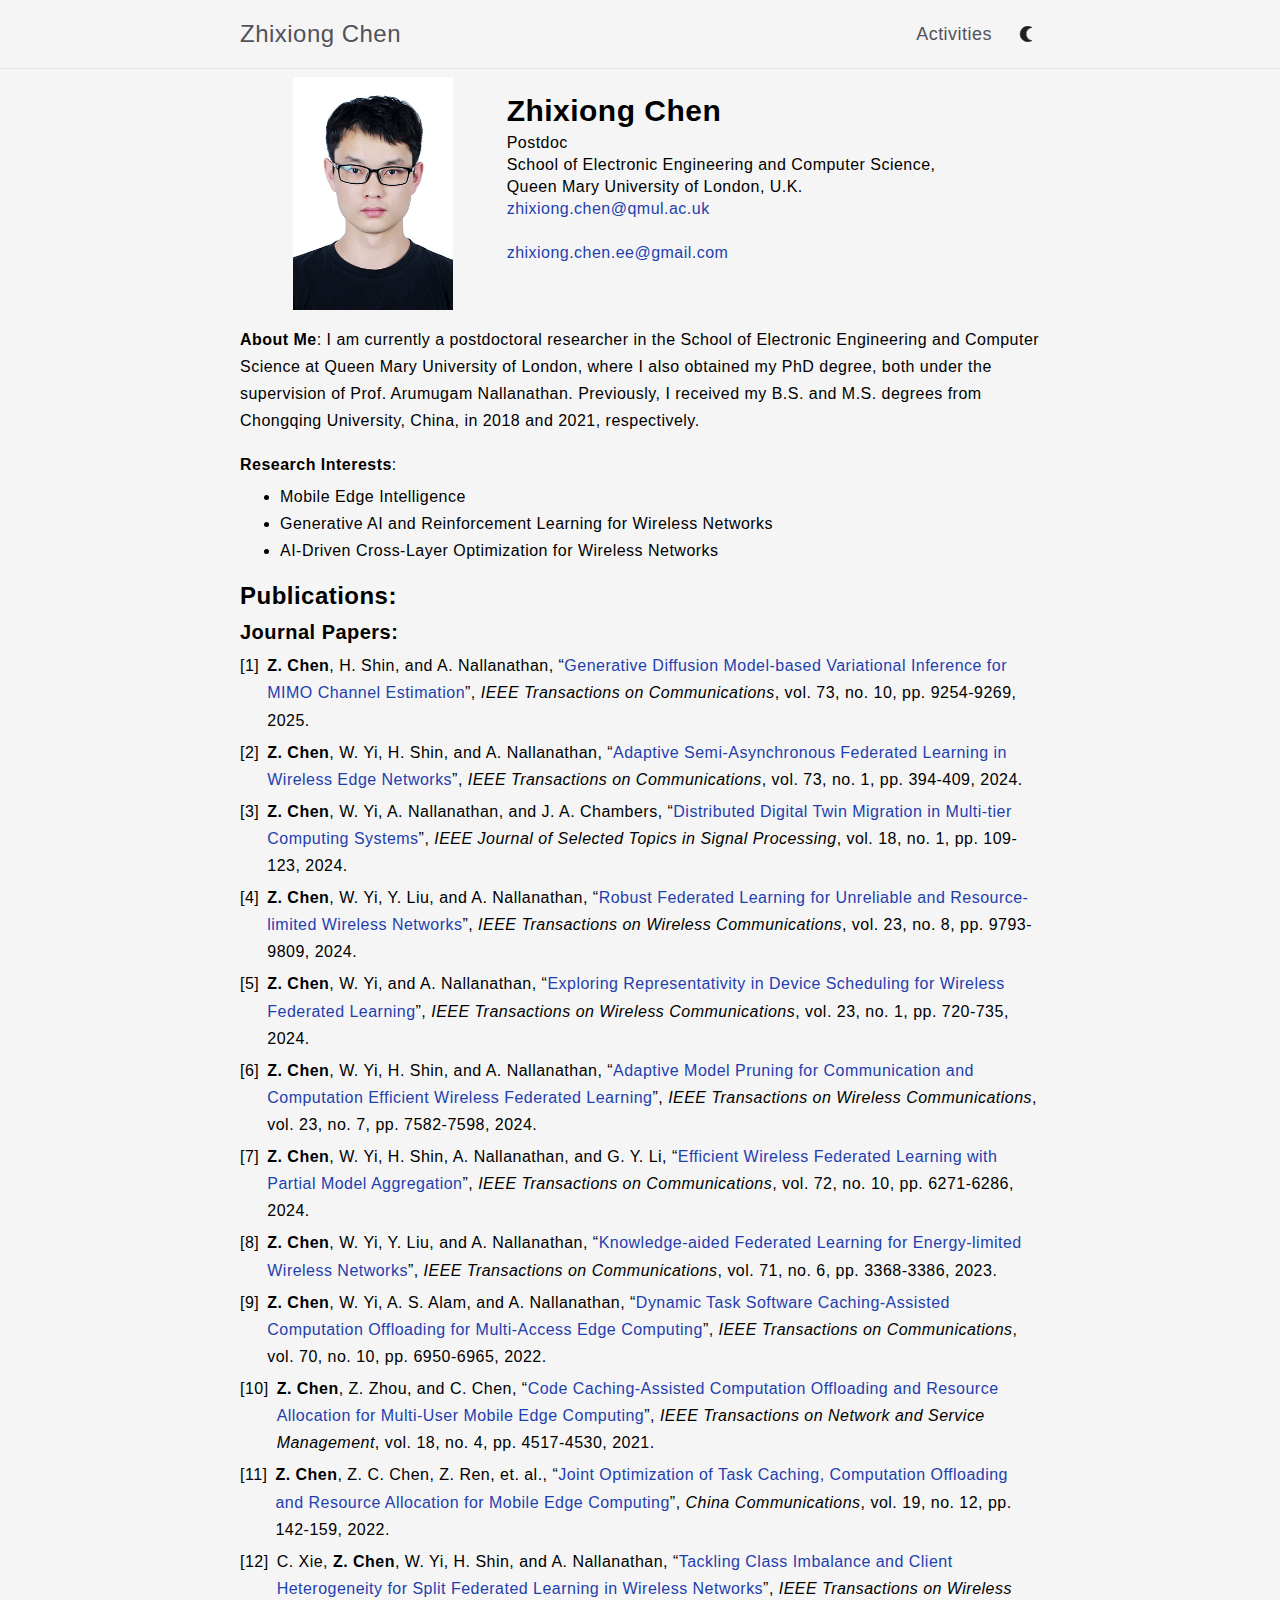
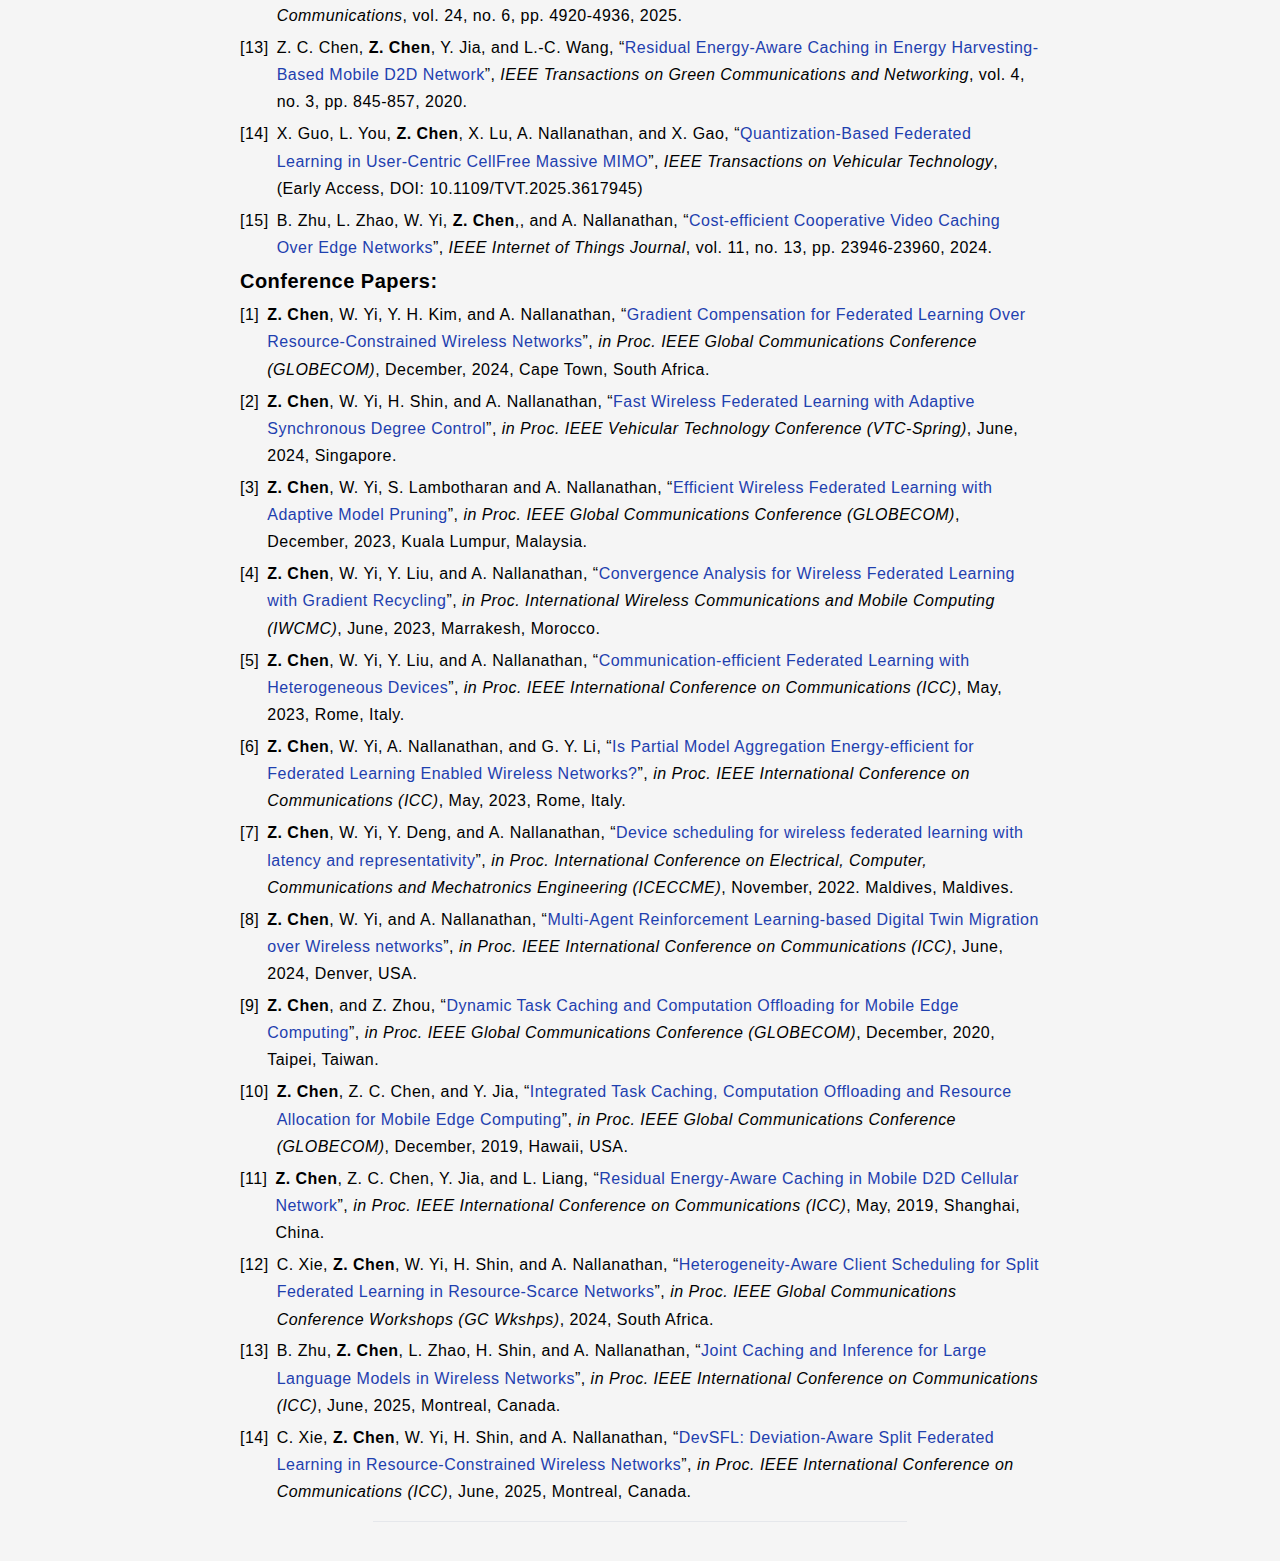
<file: index.html>
<!DOCTYPE html>
<html lang="en-us">
  <head>
	<meta name="generator" content="Hugo 0.99.0" />
    <meta charset="utf-8">
<meta name="viewport" content="width=device-width,initial-scale=1.0,minimum-scale=1"><title>Zhixiong Chen</title>
<meta property="og:title" content="Zhixiong Chen">
<meta property="og:type" content="website">


<meta property="og:image" content="img/main.jpg">

<meta property="og:url" content="https://zhixiongchen.github.io/"><meta property="og:description" content="The homepage of Astatine. This website is a demo the of the Hugo theme Astatine.">
<meta name="Description" property="description" content="The homepage of Astatine. This website is a demo the of the Hugo theme Astatine.">






<link rel="stylesheet" href="https://zhixiongchen.github.io/css/style.min.css">

<link rel="apple-touch-icon" sizes="180x180" href="/apple-touch-icon.png">
<link rel="icon" type="image/svg+xml" href="/favicon.svg">
<link rel="icon" type="image/png" sizes="32x32" href="/favicon-32x32.png">
<link rel="icon" type="image/png" sizes="16x16" href="/favicon-16x16.png">
<link rel="manifest" href="/site.webmanifest">
<link href="https://zhixiongchen.github.io/index.xml" type="application/atom+xml" rel="alternate" title="Sitewide Atom feed" />
<meta name="theme-color" content="#ffffff">


<script>function updateMode(){localStorage.theme==="dark"||!("theme"in localStorage)&&window.matchMedia("(prefers-color-scheme: dark)").matches?document.documentElement.classList.add("dark"):document.documentElement.classList.remove("dark")}function toggleMode(){localStorage.theme==="dark"?localStorage.theme="light":localStorage.theme="dark",updateMode()}window.onload=updateMode();function toggleMenu(){let e=document.getElementById("navbar-default");e.classList.contains("hidden")?e.classList.remove("hidden"):e.classList.add("hidden")}</script>



  </head>
  <body>
    <header class="md:px-0 px-2 border-b">
        <nav >
  <div class="container flex flex-wrap justify-between items-center mx-auto">
    <div class="nav-main my-2.5">
      <a href="https://zhixiongchen.github.io/" class="nav-title py-2.5 text-2xl
               text-zinc-600 dark:text-zinc-300 hover:border-b-0">Zhixiong Chen</a>
    </div>
    <button type="button"
            onclick="toggleMenu()"
            class="inline-flex items-center p-2 ml-3
                  text-sm text-gray-500
                  rounded-lg md:hidden hover:bg-gray-100
                  focus:outline-none focus:ring-2
                  focus:ring-gray-200 dark:text-gray-400
                  dark:hover:bg-gray-700 dark:focus:ring-gray-600"
            aria-controls="navbar-default"
            aria-expanded="false">
        <span class="sr-only">Open main menu</span>
        <svg class="w-6 h-6" aria-hidden="true" fill="currentColor"
             viewBox="0 0 20 20" xmlns="http://www.w3.org/2000/svg">
          <path fill-rule="evenodd" d="M3 5a1 1 0 011-1h12a1 1 0 110 2H4a1 1
                           0 01-1-1zM3 10a1 1 0 011-1h12a1 1 0 110 2H4a1 1 0
                           01-1-1zM3 15a1 1 0 011-1h12a1 1 0 110 2H4a1 1 0
                           01-1-1z" clip-rule="evenodd"></path>
        </svg>
    </button>
    <div class="hidden w-full md:block md:w-auto" id="navbar-default">
      <ul class="grid md:grid-flow-col items-center justify-between text-lg
                 my-2.5 grid-cols-1 pl-0 text-center">
        
        <li class="p-2.5 md:first:pl-0 md:border-none border-b dark:border-zinc-500 list-none">
          <a class="text-zinc-600 dark:text-zinc-300
                    hover:border-b-0" href="/activities/">Activities</a>
        </li>
        
        <li class="h-7 pl-2.5 pr-0 list-none">
          <button type="button" onclick="toggleMode()" class="h-full"  aria-label="Toggle between dark and light mode">
            <img class="h-7 w-7 max-h-full mb-1.5 p-1.5 hidden dark:inline"
                 id="ligh-mode-button-img"
                 alt="A sun icon for switching to light mode"
                 src="https://zhixiongchen.github.io/img/light_mode.svg">
            <img class="h-7 w-7 max-h-full mb-1.5 p-1.5 inline dark:hidden"
                 id="dark-mode-button-img"
                 alt="A moon icon for switching to dark mode"
                 src="https://zhixiongchen.github.io/img/dark_mode.svg">
          </button>
        </li>
      </ul>
    </div>
  </div>
</nav>


    </header>
    <main class="content h-card container mt-2 m-auto
                 leading-loose md:px-0 px-2 z-0"
          role="main">
    
    <div class="flex-wrap justify-start head container grid sm:grid-cols-3"
     itemscope itemtype="http://schema.org/Person">
    <div class="col-span-1 picture ml-0 mr-0 p-0 max-w-[20%] mx-auto basis-5 grow shrink"
         itemscope itemtype="http://schema.org/ImageObject">
        <picture>
            
            <source srcset="img/ZhixiongChen.jpg"
                    >
            <img class="main-image u-photo mx-auto"
            itemprop="contentUrl" alt="Profile picture"
                 src="img/ZhixiongChen.jpg" width="60%" height="auto">
        </picture>
    </div>

    <div class="col-span-2 mx-0 ml-0 basis-60 grow shrink-2 leading-snug text-base">
        <a  class="u-url font-bold" rel="me" itemprop="url" href="https://zhixiongchen.github.io/">
            <h1 class="text-black dark:text-zinc-300 p-name border-0"
                itemprop="name">Zhixiong Chen
            </h1>
        </a>
        
        <h2 itemprop="jobTitle" class="text-xl my-0 border-none"></h2>
            
            <div itemprop="address" itemscope itemtype="http://schema.org/PostalAddress">
            <span itemprop="streetAddress">
                Postdoc
                <br>
                School of Electronic Engineering and Computer Science,
            </span>
            <br>
            <span itemprop="postalCode">Queen Mary University of London, U.K.</span>
            
            <br>
            
            <a href="mailto:zhixiong.chen@qmul.ac.uk">zhixiong.chen@qmul.ac.uk</a>
            
            <br>
			<br>
			<a href="mailto:zhixiong.chen.ee@gmail.com">zhixiong.chen.ee@gmail.com</a>
			<br>
            </div>
            
        <div class="flex flex-row ... gap-0.5">
            
            
            
            

        </div>

    </div>
</div>


    <h1 id="heading"></h1>
<p><strong>About Me</strong>:
I am currently a postdoctoral researcher in the School of Electronic Engineering and Computer Science at Queen Mary University of London, where I also obtained my PhD degree, both under the supervision of Prof. Arumugam Nallanathan. Previously, I received my B.S. and M.S. degrees from Chongqing University, China, in 2018 and 2021, respectively.</p>
<h1 id="heading-1"></h1>
<p><strong>Research Interests</strong>:</p>
<ul>
<li>Mobile Edge Intelligence</li>
<li>Generative AI and Reinforcement Learning for Wireless Networks</li>
<li>AI-Driven Cross-Layer Optimization for Wireless Networks</li>
</ul>
<h1 id="heading-2"></h1>
<h2 id="publications">Publications:</h2>
<h3 id="journal-papers">Journal Papers:</h3>
<ol class="pub-list">
<li>
<p><strong>Z. Chen</strong>, H. Shin, and A. Nallanathan, “<a href="https://ieeexplore.ieee.org/document/10946972">Generative Diffusion Model-based Variational Inference for MIMO Channel Estimation</a>”,  <em>IEEE Transactions on Communications</em>, vol. 73, no. 10, pp. 9254-9269, 2025.</p>
</li>
<li>
<p><strong>Z. Chen</strong>, W. Yi, H. Shin, and A. Nallanathan, “<a href="https://ieeexplore.ieee.org/document/10589673">Adaptive Semi-Asynchronous Federated Learning in Wireless Edge Networks</a>”, <em>IEEE Transactions on Communications</em>, vol. 73, no. 1, pp. 394-409, 2024.</p>
</li>
<li>
<p><strong>Z. Chen</strong>, W. Yi, A. Nallanathan, and J. A. Chambers, “<a href="https://ieeexplore.ieee.org/document/10415196">Distributed Digital Twin Migration in Multi-tier Computing Systems</a>”, <em>IEEE Journal of Selected Topics in Signal Processing</em>, vol. 18, no. 1, pp. 109-123, 2024.</p>
</li>
<li>
<p><strong>Z. Chen</strong>, W. Yi, Y. Liu, and A. Nallanathan, “<a href="https://ieeexplore.ieee.org/document/10444714">Robust Federated Learning for Unreliable and Resource-limited Wireless Networks</a>”, <em>IEEE Transactions on Wireless Communications</em>, vol. 23, no. 8, pp. 9793-9809, 2024.</p>
</li>
<li>
<p><strong>Z. Chen</strong>, W. Yi, and A. Nallanathan, “<a href="https://ieeexplore.ieee.org/document/10145043">Exploring Representativity in Device Scheduling for Wireless Federated Learning</a>”, <em>IEEE Transactions on Wireless Communications</em>, vol. 23, no. 1, pp. 720-735, 2024.</p>
</li>
<li>
<p><strong>Z. Chen</strong>, W. Yi, H. Shin, and A. Nallanathan, “<a href="https://ieeexplore.ieee.org/document/10367814">Adaptive Model Pruning for Communication and Computation Efficient Wireless Federated Learning</a>”, <em>IEEE Transactions on Wireless Communications</em>, vol. 23, no. 7, pp. 7582-7598, 2024.</p>
</li>
<li>
<p><strong>Z. Chen</strong>, W. Yi, H. Shin, A. Nallanathan, and G. Y. Li, “<a href="https://ieeexplore.ieee.org/document/10518048">Efficient Wireless Federated Learning with Partial Model Aggregation</a>”, <em>IEEE Transactions on Communications</em>, vol. 72, no. 10, pp. 6271-6286, 2024.</p>
</li>
<li>
<p><strong>Z. Chen</strong>, W. Yi, Y. Liu, and A. Nallanathan, “<a href="https://ieeexplore.ieee.org/document/10089235">Knowledge-aided Federated Learning for Energy-limited Wireless Networks</a>”, <em>IEEE Transactions on Communications</em>, vol. 71, no. 6, pp. 3368-3386, 2023.</p>
</li>
<li>
<p><strong>Z. Chen</strong>, W. Yi, A. S. Alam, and A. Nallanathan, “<a href="https://ieeexplore.ieee.org/document/9862981">Dynamic Task Software Caching-Assisted Computation Offloading for Multi-Access Edge Computing</a>”, <em>IEEE Transactions on Communications</em>, vol. 70, no. 10, pp. 6950-6965, 2022.</p>
</li>
<li>
<p><strong>Z. Chen</strong>, Z. Zhou, and C. Chen, “<a href="https://ieeexplore.ieee.org/abstract/document/9509427">Code Caching-Assisted Computation Offloading and Resource Allocation for Multi-User Mobile Edge Computing</a>”, <em>IEEE Transactions on Network and Service Management</em>, vol. 18, no. 4, pp. 4517-4530, 2021.</p>
</li>
<li>
<p><strong>Z. Chen</strong>, Z. C. Chen, Z. Ren, et. al., “<a href="https://ieeexplore.ieee.org/abstract/document/9772457">Joint Optimization of Task Caching, Computation Offloading and Resource Allocation for Mobile Edge Computing</a>”, <em>China Communications</em>, vol. 19, no. 12, pp. 142-159, 2022.</p>
</li>
<li>
<p>C. Xie, <strong>Z. Chen</strong>, W. Yi, H. Shin, and A. Nallanathan, “<a href="https://ieeexplore.ieee.org/document/10910050">Tackling Class Imbalance and Client Heterogeneity for Split Federated Learning in Wireless Networks</a>”, <em>IEEE Transactions on Wireless Communications</em>, vol. 24, no. 6, pp. 4920-4936, 2025.</p>
</li>
<li>
<p>Z. C. Chen, <strong>Z. Chen</strong>, Y. Jia, and L.-C. Wang, “<a href="https://ieeexplore.ieee.org/abstract/document/9090898">Residual Energy-Aware Caching in Energy Harvesting-Based Mobile D2D Network</a>”, <em>IEEE Transactions on Green Communications and Networking</em>, vol. 4, no. 3, pp. 845-857, 2020.</p>
</li>
<li>
<p>X. Guo, L. You, <strong>Z. Chen</strong>, X. Lu, A. Nallanathan, and X. Gao, “<a href="https://ieeexplore.ieee.org/document/11192777">Quantization-Based Federated Learning in User-Centric CellFree Massive MIMO</a>”, <em>IEEE Transactions on Vehicular Technology</em>, (Early Access, DOI: 10.1109/TVT.2025.3617945)</p>
</li>
<li>
<p>B. Zhu, L. Zhao, W. Yi, <strong>Z. Chen</strong>,, and A. Nallanathan, “<a href="https://ieeexplore.ieee.org/document/10498083">Cost-efficient Cooperative Video Caching Over Edge Networks</a>”, <em>IEEE Internet of Things Journal</em>, vol. 11, no. 13, pp. 23946-23960, 2024.</p>
</li>
</ol>
<h3 id="conference-papers">Conference Papers:</h3>
<ol class="pub-list">
<li>
<p><strong>Z. Chen</strong>, W. Yi, Y. H. Kim, and A. Nallanathan, “<a href="https://ieeexplore.ieee.org/document/10901363">Gradient Compensation for Federated Learning Over Resource-Constrained Wireless Networks</a>”, <em>in Proc. IEEE Global Communications Conference (GLOBECOM)</em>, December, 2024, Cape Town, South Africa.</p>
</li>
<li>
<p><strong>Z. Chen</strong>, W. Yi, H. Shin, and A. Nallanathan, “<a href="https://ieeexplore.ieee.org/document/10683331">Fast Wireless Federated Learning with Adaptive Synchronous Degree Control</a>”, <em>in Proc. IEEE Vehicular Technology Conference (VTC-Spring)</em>, June, 2024, Singapore.</p>
</li>
<li>
<p><strong>Z. Chen</strong>, W. Yi, S. Lambotharan and A. Nallanathan, “<a href="https://ieeexplore.ieee.org/document/10437211">Efficient Wireless Federated Learning with Adaptive Model Pruning</a>”, <em>in Proc. IEEE Global Communications Conference (GLOBECOM)</em>, December, 2023, Kuala Lumpur, Malaysia.</p>
</li>
<li>
<p><strong>Z. Chen</strong>, W. Yi, Y. Liu, and A. Nallanathan, “<a href="https://ieeexplore.ieee.org/document/10183093">Convergence Analysis for Wireless Federated Learning with Gradient Recycling</a>”, <em>in Proc. International Wireless Communications and Mobile Computing (IWCMC)</em>, June, 2023, Marrakesh, Morocco.</p>
</li>
<li>
<p><strong>Z. Chen</strong>, W. Yi, Y. Liu, and A. Nallanathan, “<a href="https://ieeexplore.ieee.org/document/10279442">Communication-efficient Federated Learning with Heterogeneous Devices</a>”, <em>in Proc. IEEE International Conference on Communications (ICC)</em>, May, 2023, Rome, Italy.</p>
</li>
<li>
<p><strong>Z. Chen</strong>, W. Yi, A. Nallanathan, and G. Y. Li, “<a href="https://ieeexplore.ieee.org/document/10279597">Is Partial Model Aggregation Energy-efficient for Federated Learning Enabled Wireless Networks?</a>”, <em>in Proc. IEEE International Conference on Communications (ICC)</em>, May, 2023, Rome, Italy.</p>
</li>
<li>
<p><strong>Z. Chen</strong>, W. Yi, Y. Deng, and A. Nallanathan, “<a href="https://ieeexplore.ieee.org/document/9988590">Device scheduling for wireless federated learning with latency and representativity</a>”, <em>in Proc. International Conference on Electrical, Computer, Communications and Mechatronics Engineering (ICECCME)</em>, November, 2022. Maldives, Maldives.</p>
</li>
<li>
<p><strong>Z. Chen</strong>, W. Yi, and A. Nallanathan, “<a href="https://ieeexplore.ieee.org/abstract/document/10622790">Multi-Agent Reinforcement Learning-based Digital Twin Migration over Wireless networks</a>”, <em>in Proc. IEEE International Conference on Communications (ICC)</em>, June, 2024, Denver, USA.</p>
</li>
<li>
<p><strong>Z. Chen</strong>, and Z. Zhou, “<a href="https://ieeexplore.ieee.org/document/9322644">Dynamic Task Caching and Computation Offloading for Mobile Edge Computing</a>”, <em>in Proc. IEEE Global Communications Conference (GLOBECOM)</em>, December, 2020, Taipei, Taiwan.</p>
</li>
<li>
<p><strong>Z. Chen</strong>, Z. C. Chen, and Y. Jia,  “<a href="https://ieeexplore.ieee.org/document/9013927">Integrated Task Caching, Computation Offloading and Resource Allocation for Mobile Edge Computing</a>”, <em>in Proc. IEEE Global Communications Conference (GLOBECOM)</em>, December, 2019, Hawaii, USA.</p>
</li>
<li>
<p><strong>Z. Chen</strong>, Z. C. Chen, Y. Jia, and L. Liang,  “<a href="https://ieeexplore.ieee.org/document/8762068">Residual Energy-Aware Caching in Mobile D2D Cellular Network</a>”, <em>in Proc. IEEE International Conference on Communications (ICC)</em>, May, 2019, Shanghai, China.</p>
</li>
<li>
<p>C. Xie, <strong>Z. Chen</strong>, W. Yi,  H. Shin, and A. Nallanathan,  “<a href="https://ieeexplore.ieee.org/document/11100348">Heterogeneity-Aware Client Scheduling for Split Federated Learning in Resource-Scarce Networks</a>”, <em>in Proc. IEEE Global Communications Conference Workshops (GC Wkshps)</em>, 2024, South Africa.</p>
</li>
<li>
<p>B. Zhu, <strong>Z. Chen</strong>, L. Zhao, H. Shin, and A. Nallanathan,  “<a href="https://ieeexplore.ieee.org/document/11161094">Joint Caching and Inference for Large Language Models in Wireless Networks</a>”, <em>in Proc. IEEE International Conference on Communications (ICC)</em>, June, 2025, Montreal, Canada.</p>
</li>
<li>
<p>C. Xie, <strong>Z. Chen</strong>, W. Yi, H. Shin, and A. Nallanathan,  “<a href="https://ieeexplore.ieee.org/document/11161673">DevSFL: Deviation-Aware Split Federated Learning in Resource-Constrained Wireless Networks</a>”, <em>in Proc. IEEE International Conference on Communications (ICC)</em>, June, 2025, Montreal, Canada.</p>
</li>
</ol>

    
    
    

    </main>
    <footer class="footer container h-10 text-center mt-1">
<hr class="my-4">
  <ul class="pl-0 mt-1">
    
    
    
  </ul>
</footer>

<script>
 
 function toggleModal(win) {
     return ((event) => {
         if (event.target.id.startsWith("#open-modal") || 
             event.target.id.startsWith("#close-modal") || 
             event.target.classList.contains("open-modal")) {
             event.stopPropagation();
             win.classList.toggle("invisible");
             win.classList.toggle("pointer-events-auto");
             document.body.classList.toggle("pointer-events-none");
         }
     });
 }
 var list = document.getElementsByClassName("open-modal");
 for (let item of list) {
     var id = item.attributes["data-target"].textContent;
	 var modWin = document.getElementById(id);
     var closeButton = document.getElementById(id.replace("open", "close"));

	 item.addEventListener('click', toggleModal(modWin));
     closeButton.addEventListener('click', toggleModal(modWin));
     modWin.addEventListener('click', toggleModal(modWin));
 }
 var clipboardCopyButtons = document.getElementsByClassName("modal-copy-citation");
 for (let button of clipboardCopyButtons) {
     let citation_id = button.id.replace("#copy-", "");
     let citation_text = document.getElementById(citation_id);
     button.addEventListener('click', function (clicked) {
        return function () {
            if (!clicked) {
                var last = this.innerHTML;
                navigator.clipboard
                         .writeText(citation_text.innerHTML)
                         .then(() => {
                             this.innerHTML = "Copied!";
                             this.disabled = true;
                         },
                               () => {this.innerHTML = "Error copying!";});
                clicked = true;
                setTimeout(function () {
                    this.innerHTML = last;
                    this.disabled = false;
                    clicked = false;
                }.bind(this), 1000);
            }
        };
     }(false), this);
 }
</script>


  </body>
</html>
</file>
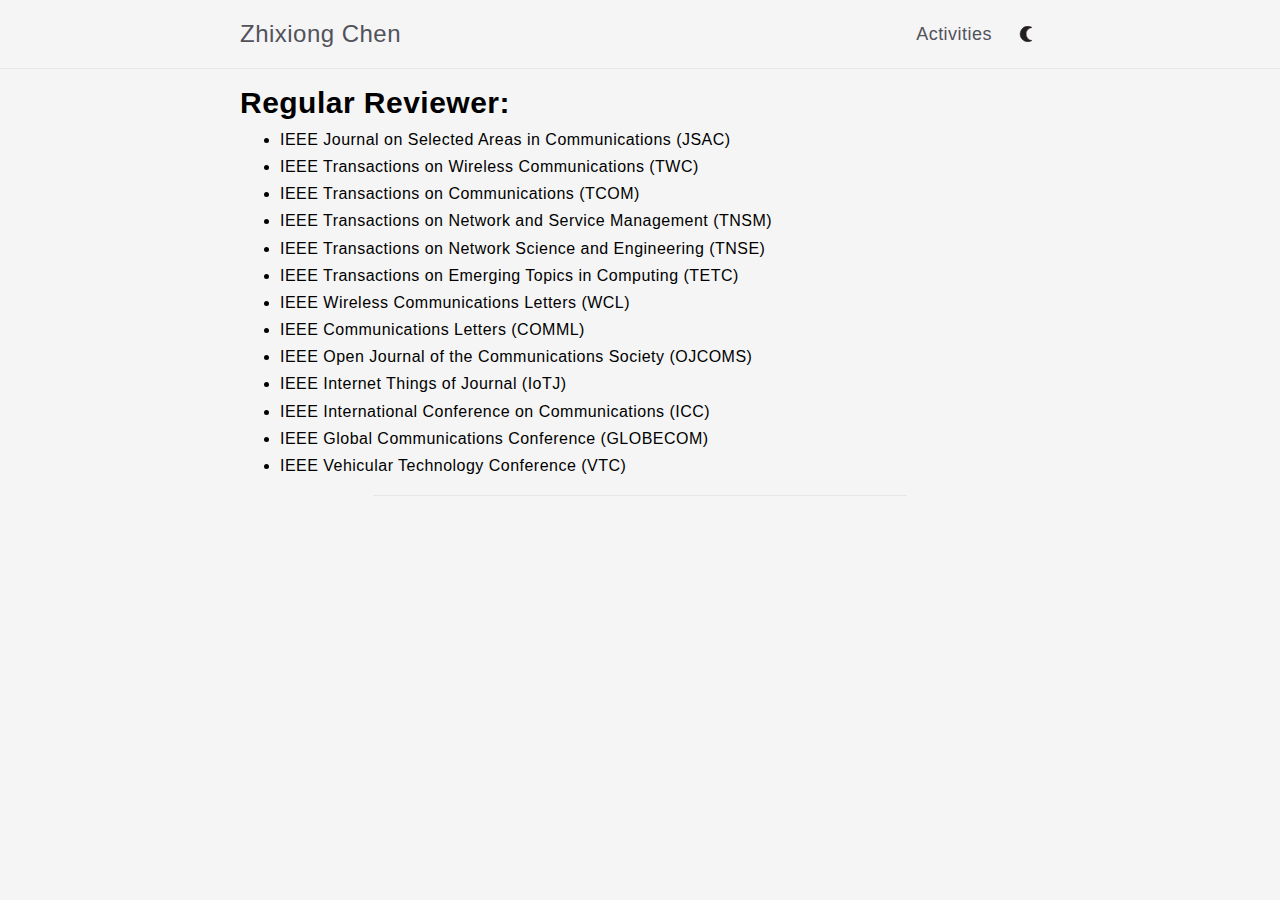
<file: activities/index.html>
<!DOCTYPE html>
<html lang="en-us">
  <head>
    <meta charset="utf-8">
<meta name="viewport" content="width=device-width,initial-scale=1.0,minimum-scale=1"><title>Activities - Zhixiong Chen</title>
<meta property="og:title" content="Activities - Zhixiong Chen">
<meta property="og:type" content="website">


<meta property="og:image" content="img/ZhixiongChen.jpg">

<meta property="og:url" content="https://zhixiongchen.github.io/activities/"><meta property="og:description" content="The homepage of Astatine. This website is a demo the of the Hugo theme Astatine.">
<meta name="Description" property="description" content="The homepage of Astatine. This website is a demo the of the Hugo theme Astatine.">






<link rel="stylesheet" href="https://zhixiongchen.github.io/css/style.min.css">

<link rel="apple-touch-icon" sizes="180x180" href="/apple-touch-icon.png">
<link rel="icon" type="image/svg+xml" href="/favicon.svg">
<link rel="icon" type="image/png" sizes="32x32" href="/favicon-32x32.png">
<link rel="icon" type="image/png" sizes="16x16" href="/favicon-16x16.png">
<link rel="manifest" href="/site.webmanifest">
<link href="https://zhixiongchen.github.io/index.xml" type="application/atom+xml" rel="alternate" title="Sitewide Atom feed" />
<meta name="theme-color" content="#ffffff">


<script>function updateMode(){localStorage.theme==="dark"||!("theme"in localStorage)&&window.matchMedia("(prefers-color-scheme: dark)").matches?document.documentElement.classList.add("dark"):document.documentElement.classList.remove("dark")}function toggleMode(){localStorage.theme==="dark"?localStorage.theme="light":localStorage.theme="dark",updateMode()}window.onload=updateMode();function toggleMenu(){let e=document.getElementById("navbar-default");e.classList.contains("hidden")?e.classList.remove("hidden"):e.classList.add("hidden")}</script>



  </head>
  <body>
    <header class="md:px-0 px-2 border-b">
        <nav >
  <div class="container flex flex-wrap justify-between items-center mx-auto">
    <div class="nav-main my-2.5">
      <a href="https://zhixiongchen.github.io/" class="nav-title py-2.5 text-2xl
               text-zinc-600 dark:text-zinc-300 hover:border-b-0">Zhixiong Chen</a>
    </div>
    <button type="button"
            onclick="toggleMenu()"
            class="inline-flex items-center p-2 ml-3
                  text-sm text-gray-500
                  rounded-lg md:hidden hover:bg-gray-100
                  focus:outline-none focus:ring-2
                  focus:ring-gray-200 dark:text-gray-400
                  dark:hover:bg-gray-700 dark:focus:ring-gray-600"
            aria-controls="navbar-default"
            aria-expanded="false">
        <span class="sr-only">Open main menu</span>
        <svg class="w-6 h-6" aria-hidden="true" fill="currentColor"
             viewBox="0 0 20 20" xmlns="http://www.w3.org/2000/svg">
          <path fill-rule="evenodd" d="M3 5a1 1 0 011-1h12a1 1 0 110 2H4a1 1
                           0 01-1-1zM3 10a1 1 0 011-1h12a1 1 0 110 2H4a1 1 0
                           01-1-1zM3 15a1 1 0 011-1h12a1 1 0 110 2H4a1 1 0
                           01-1-1z" clip-rule="evenodd"></path>
        </svg>
    </button>
    <div class="hidden w-full md:block md:w-auto" id="navbar-default">
      <ul class="grid md:grid-flow-col items-center justify-between text-lg
                 my-2.5 grid-cols-1 pl-0 text-center">
        
        <li class="p-2.5 md:first:pl-0 md:border-none border-b dark:border-zinc-500 list-none">
          <a class="text-zinc-600 dark:text-zinc-300
                    hover:border-b-0" href="/activities/">Activities</a>
        </li>
        
        <li class="h-7 pl-2.5 pr-0 list-none">
          <button type="button" onclick="toggleMode()" class="h-full"  aria-label="Toggle between dark and light mode">
            <img class="h-7 w-7 max-h-full mb-1.5 p-1.5 hidden dark:inline"
                 id="ligh-mode-button-img"
                 alt="A sun icon for switching to light mode"
                 src="https://zhixiongchen.github.io/img/light_mode.svg">
            <img class="h-7 w-7 max-h-full mb-1.5 p-1.5 inline dark:hidden"
                 id="dark-mode-button-img"
                 alt="A moon icon for switching to dark mode"
                 src="https://zhixiongchen.github.io/img/dark_mode.svg">
          </button>
        </li>
      </ul>
    </div>
  </div>
</nav>


    </header>
    <main class="content h-card container mt-2 m-auto
                 leading-loose md:px-0 px-2 z-0"
          role="main">
    
    <h1 id="regular-reviewer">Regular Reviewer:</h1>
<ul>
<li>IEEE Journal on Selected Areas in Communications (JSAC)</li>
<li>IEEE Transactions on Wireless Communications (TWC)</li>
<li>IEEE Transactions on Communications (TCOM)</li>
<li>IEEE Transactions on Network and Service Management (TNSM)</li>
<li>IEEE Transactions on Network Science and Engineering (TNSE)</li>
<li>IEEE Transactions on Emerging Topics in Computing (TETC)</li>
<li>IEEE Wireless Communications Letters (WCL)</li>
<li>IEEE Communications Letters (COMML)</li>
<li>IEEE Open Journal of the Communications Society (OJCOMS)</li>
<li>IEEE Internet Things of Journal (IoTJ)</li>
<li>IEEE International Conference on Communications (ICC)</li>
<li>IEEE Global Communications Conference (GLOBECOM)</li>
<li>IEEE Vehicular Technology Conference (VTC)</li>
</ul>

    

    </main>
    <footer class="footer container h-10 text-center mt-1">
<hr class="my-4">
  <ul class="pl-0 mt-1">
    
    
    
  </ul>
</footer>



  </body>
</html>
</file>
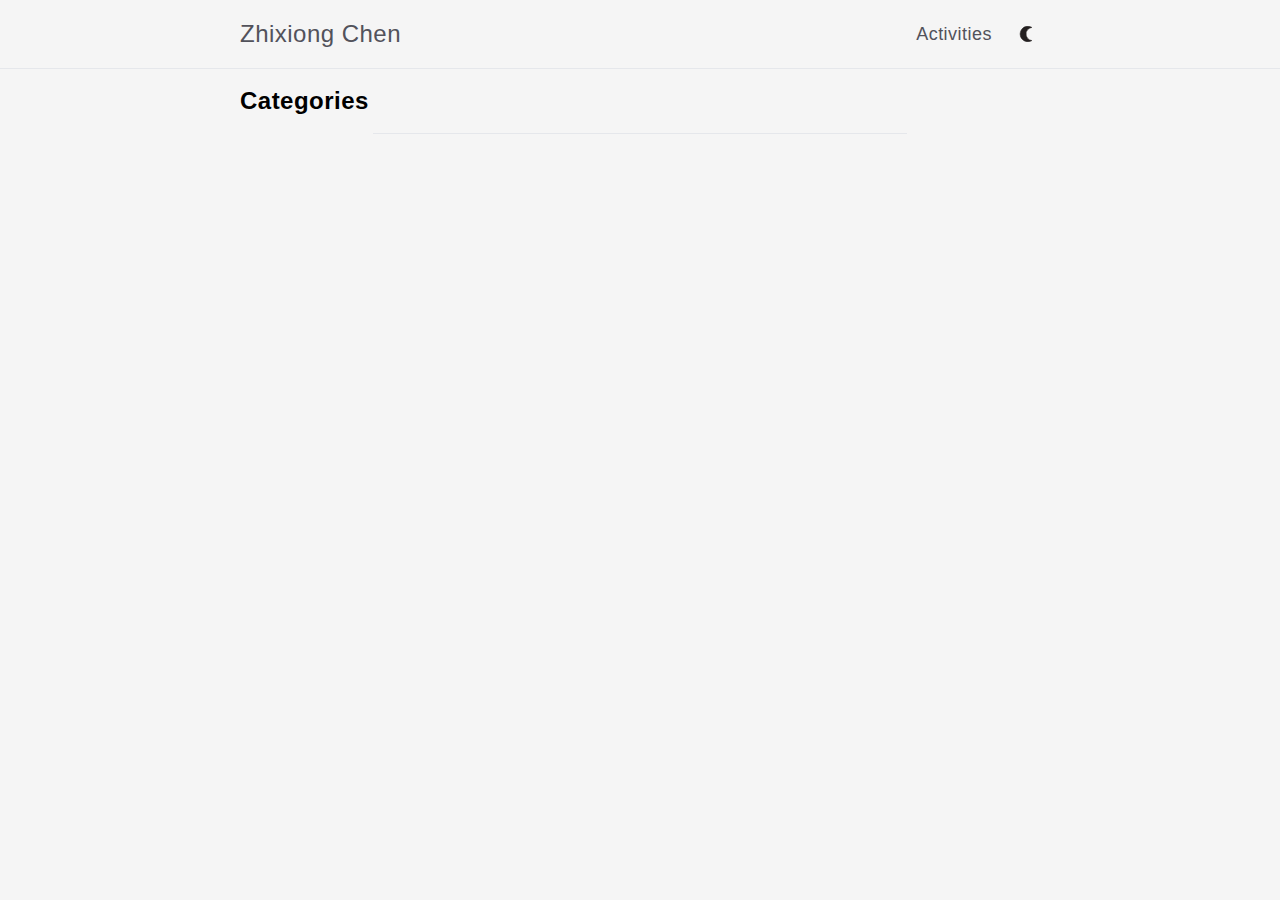
<file: categories/index.html>
<!DOCTYPE html>
<html lang="en-us">
  <head>
    <meta charset="utf-8">
<meta name="viewport" content="width=device-width,initial-scale=1.0,minimum-scale=1"><title>Categories - Zhixiong Chen</title>
<meta property="og:title" content="Categories - Zhixiong Chen">
<meta property="og:type" content="website">


<meta property="og:image" content="img/ZhixiongChen.jpg">

<meta property="og:url" content="https://zhixiongchen.github.io/categories/"><meta property="og:description" content="The homepage of Astatine. This website is a demo the of the Hugo theme Astatine.">
<meta name="Description" property="description" content="The homepage of Astatine. This website is a demo the of the Hugo theme Astatine.">






<link rel="stylesheet" href="https://zhixiongchen.github.io/css/style.min.css">

<link rel="apple-touch-icon" sizes="180x180" href="/apple-touch-icon.png">
<link rel="icon" type="image/svg+xml" href="/favicon.svg">
<link rel="icon" type="image/png" sizes="32x32" href="/favicon-32x32.png">
<link rel="icon" type="image/png" sizes="16x16" href="/favicon-16x16.png">
<link rel="manifest" href="/site.webmanifest">
<link href="https://zhixiongchen.github.io/index.xml" type="application/atom+xml" rel="alternate" title="Sitewide Atom feed" />
<meta name="theme-color" content="#ffffff">


<script>function updateMode(){localStorage.theme==="dark"||!("theme"in localStorage)&&window.matchMedia("(prefers-color-scheme: dark)").matches?document.documentElement.classList.add("dark"):document.documentElement.classList.remove("dark")}function toggleMode(){localStorage.theme==="dark"?localStorage.theme="light":localStorage.theme="dark",updateMode()}window.onload=updateMode();function toggleMenu(){let e=document.getElementById("navbar-default");e.classList.contains("hidden")?e.classList.remove("hidden"):e.classList.add("hidden")}</script>



  </head>
  <body>
    <header class="md:px-0 px-2 border-b">
        <nav >
  <div class="container flex flex-wrap justify-between items-center mx-auto">
    <div class="nav-main my-2.5">
      <a href="https://zhixiongchen.github.io/" class="nav-title py-2.5 text-2xl
               text-zinc-600 dark:text-zinc-300 hover:border-b-0">Zhixiong Chen</a>
    </div>
    <button type="button"
            onclick="toggleMenu()"
            class="inline-flex items-center p-2 ml-3
                  text-sm text-gray-500
                  rounded-lg md:hidden hover:bg-gray-100
                  focus:outline-none focus:ring-2
                  focus:ring-gray-200 dark:text-gray-400
                  dark:hover:bg-gray-700 dark:focus:ring-gray-600"
            aria-controls="navbar-default"
            aria-expanded="false">
        <span class="sr-only">Open main menu</span>
        <svg class="w-6 h-6" aria-hidden="true" fill="currentColor"
             viewBox="0 0 20 20" xmlns="http://www.w3.org/2000/svg">
          <path fill-rule="evenodd" d="M3 5a1 1 0 011-1h12a1 1 0 110 2H4a1 1
                           0 01-1-1zM3 10a1 1 0 011-1h12a1 1 0 110 2H4a1 1 0
                           01-1-1zM3 15a1 1 0 011-1h12a1 1 0 110 2H4a1 1 0
                           01-1-1z" clip-rule="evenodd"></path>
        </svg>
    </button>
    <div class="hidden w-full md:block md:w-auto" id="navbar-default">
      <ul class="grid md:grid-flow-col items-center justify-between text-lg
                 my-2.5 grid-cols-1 pl-0 text-center">
        
        <li class="p-2.5 md:first:pl-0 md:border-none border-b dark:border-zinc-500 list-none">
          <a class="text-zinc-600 dark:text-zinc-300
                    hover:border-b-0" href="/activities/">Activities</a>
        </li>
        
        <li class="h-7 pl-2.5 pr-0 list-none">
          <button type="button" onclick="toggleMode()" class="h-full"  aria-label="Toggle between dark and light mode">
            <img class="h-7 w-7 max-h-full mb-1.5 p-1.5 hidden dark:inline"
                 id="ligh-mode-button-img"
                 alt="A sun icon for switching to light mode"
                 src="https://zhixiongchen.github.io/img/light_mode.svg">
            <img class="h-7 w-7 max-h-full mb-1.5 p-1.5 inline dark:hidden"
                 id="dark-mode-button-img"
                 alt="A moon icon for switching to dark mode"
                 src="https://zhixiongchen.github.io/img/dark_mode.svg">
          </button>
        </li>
      </ul>
    </div>
  </div>
</nav>


    </header>
    <main class="content h-card container mt-2 m-auto
                 leading-loose md:px-0 px-2 z-0"
          role="main">
    
<div class="category">
  <h2 class="category-title">Categories</h2>
  
  
</div>

    </main>
    <footer class="footer container h-10 text-center mt-1">
<hr class="my-4">
  <ul class="pl-0 mt-1">
    
    
    
  </ul>
</footer>



  </body>
</html>
</file>
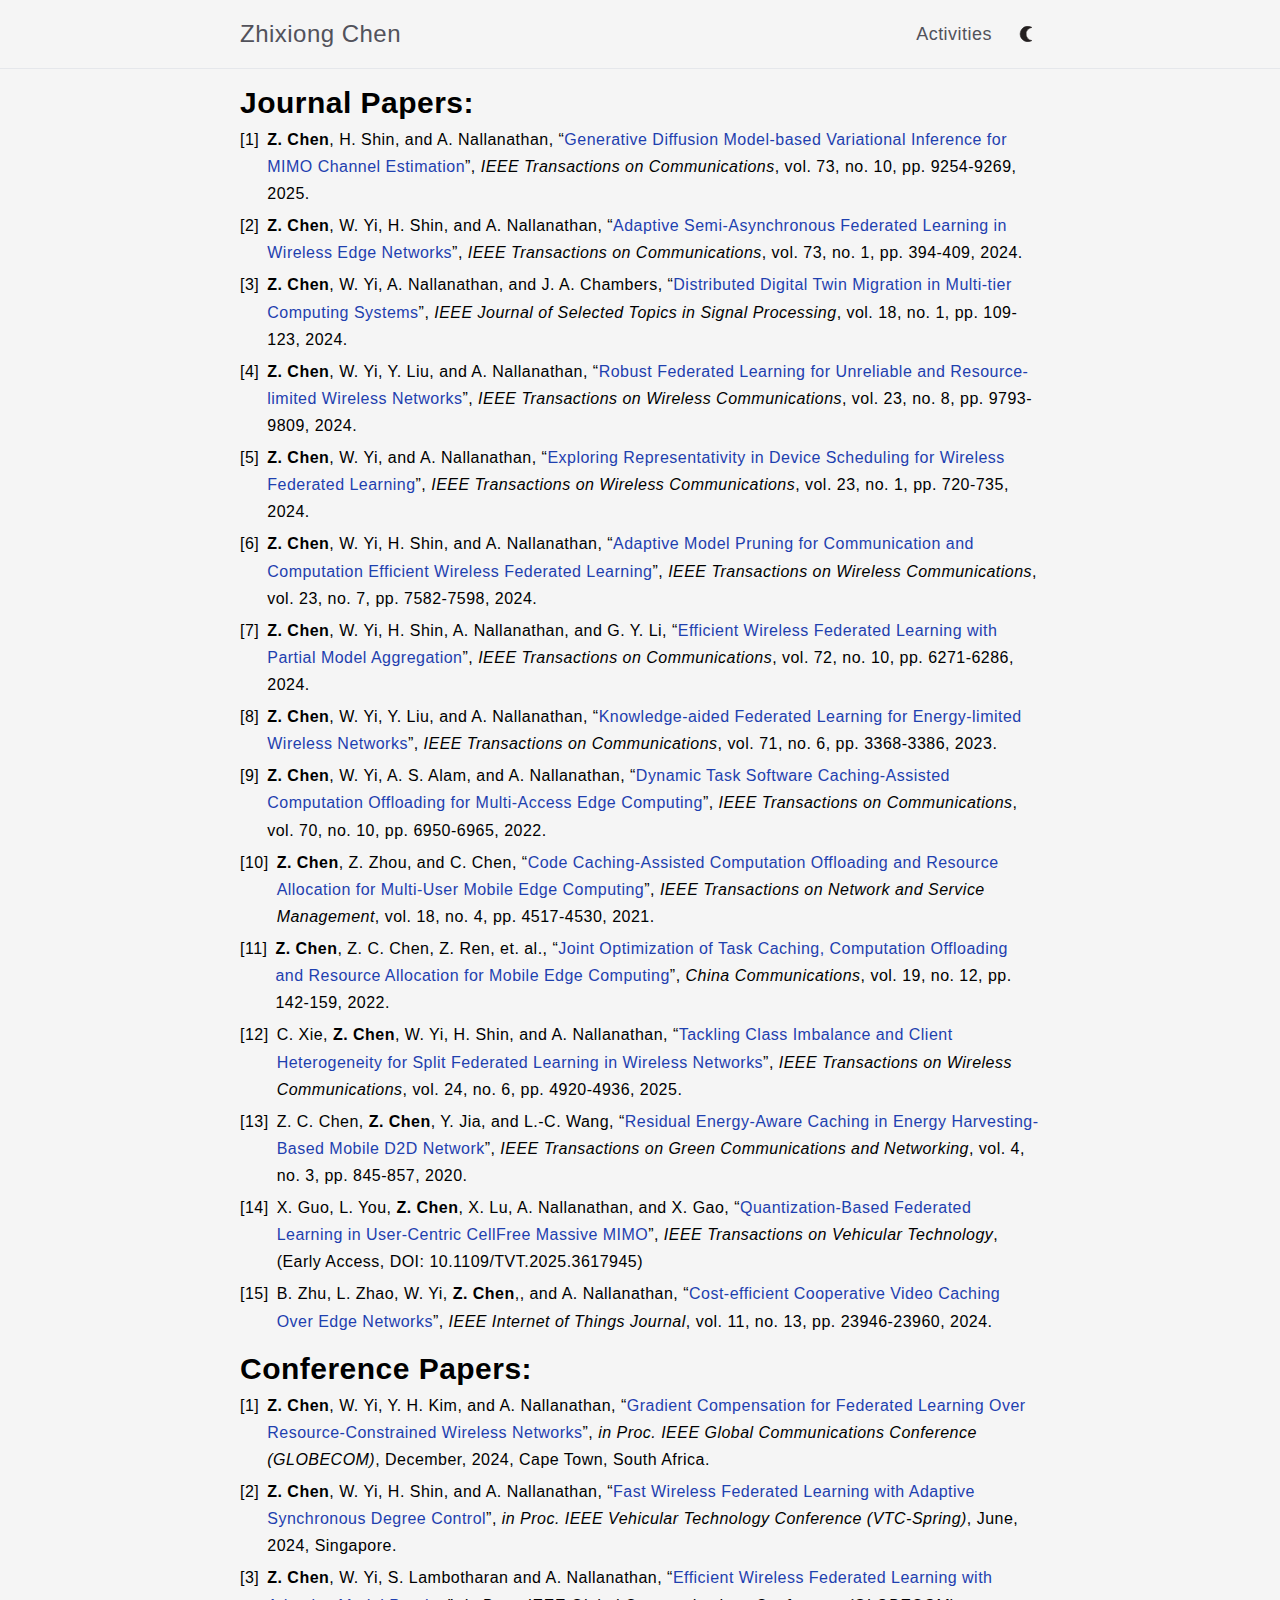
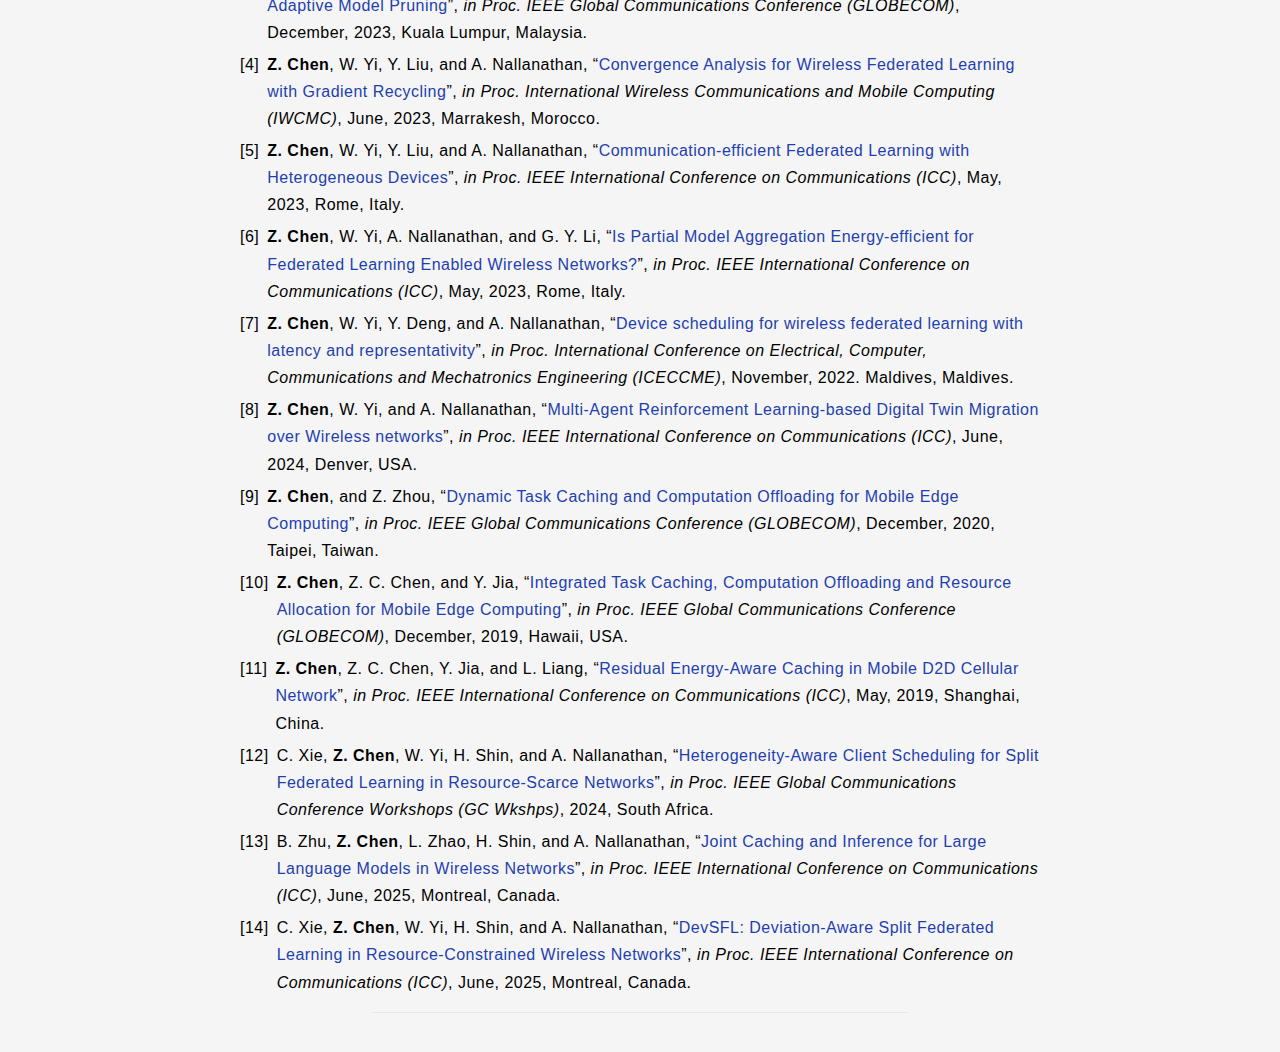
<file: publications/index.html>
<!DOCTYPE html>
<html lang="en-us">
  <head>
    <meta charset="utf-8">
<meta name="viewport" content="width=device-width,initial-scale=1.0,minimum-scale=1"><title>Publications - Zhixiong Chen</title>
<meta property="og:title" content="Publications - Zhixiong Chen">
<meta property="og:type" content="website">


<meta property="og:image" content="img/ZhixiongChen.jpg">

<meta property="og:url" content="https://zhixiongchen.github.io/publications/"><meta property="og:description" content="The homepage of Astatine. This website is a demo the of the Hugo theme Astatine.">
<meta name="Description" property="description" content="The homepage of Astatine. This website is a demo the of the Hugo theme Astatine.">






<link rel="stylesheet" href="https://zhixiongchen.github.io/css/style.min.css">

<link rel="apple-touch-icon" sizes="180x180" href="/apple-touch-icon.png">
<link rel="icon" type="image/svg+xml" href="/favicon.svg">
<link rel="icon" type="image/png" sizes="32x32" href="/favicon-32x32.png">
<link rel="icon" type="image/png" sizes="16x16" href="/favicon-16x16.png">
<link rel="manifest" href="/site.webmanifest">
<link href="https://zhixiongchen.github.io/index.xml" type="application/atom+xml" rel="alternate" title="Sitewide Atom feed" />
<meta name="theme-color" content="#ffffff">


<script>function updateMode(){localStorage.theme==="dark"||!("theme"in localStorage)&&window.matchMedia("(prefers-color-scheme: dark)").matches?document.documentElement.classList.add("dark"):document.documentElement.classList.remove("dark")}function toggleMode(){localStorage.theme==="dark"?localStorage.theme="light":localStorage.theme="dark",updateMode()}window.onload=updateMode();function toggleMenu(){let e=document.getElementById("navbar-default");e.classList.contains("hidden")?e.classList.remove("hidden"):e.classList.add("hidden")}</script>



  </head>
  <body>
    <header class="md:px-0 px-2 border-b">
        <nav >
  <div class="container flex flex-wrap justify-between items-center mx-auto">
    <div class="nav-main my-2.5">
      <a href="https://zhixiongchen.github.io/" class="nav-title py-2.5 text-2xl
               text-zinc-600 dark:text-zinc-300 hover:border-b-0">Zhixiong Chen</a>
    </div>
    <button type="button"
            onclick="toggleMenu()"
            class="inline-flex items-center p-2 ml-3
                  text-sm text-gray-500
                  rounded-lg md:hidden hover:bg-gray-100
                  focus:outline-none focus:ring-2
                  focus:ring-gray-200 dark:text-gray-400
                  dark:hover:bg-gray-700 dark:focus:ring-gray-600"
            aria-controls="navbar-default"
            aria-expanded="false">
        <span class="sr-only">Open main menu</span>
        <svg class="w-6 h-6" aria-hidden="true" fill="currentColor"
             viewBox="0 0 20 20" xmlns="http://www.w3.org/2000/svg">
          <path fill-rule="evenodd" d="M3 5a1 1 0 011-1h12a1 1 0 110 2H4a1 1
                           0 01-1-1zM3 10a1 1 0 011-1h12a1 1 0 110 2H4a1 1 0
                           01-1-1zM3 15a1 1 0 011-1h12a1 1 0 110 2H4a1 1 0
                           01-1-1z" clip-rule="evenodd"></path>
        </svg>
    </button>
    <div class="hidden w-full md:block md:w-auto" id="navbar-default">
      <ul class="grid md:grid-flow-col items-center justify-between text-lg
                 my-2.5 grid-cols-1 pl-0 text-center">
        
        <li class="p-2.5 md:first:pl-0 md:border-none border-b dark:border-zinc-500 list-none">
          <a class="text-zinc-600 dark:text-zinc-300
                    hover:border-b-0" href="/activities/">Activities</a>
        </li>
        
        <li class="h-7 pl-2.5 pr-0 list-none">
          <button type="button" onclick="toggleMode()" class="h-full"  aria-label="Toggle between dark and light mode">
            <img class="h-7 w-7 max-h-full mb-1.5 p-1.5 hidden dark:inline"
                 id="ligh-mode-button-img"
                 alt="A sun icon for switching to light mode"
                 src="https://zhixiongchen.github.io/img/light_mode.svg">
            <img class="h-7 w-7 max-h-full mb-1.5 p-1.5 inline dark:hidden"
                 id="dark-mode-button-img"
                 alt="A moon icon for switching to dark mode"
                 src="https://zhixiongchen.github.io/img/dark_mode.svg">
          </button>
        </li>
      </ul>
    </div>
  </div>
</nav>


    </header>
    <main class="content h-card container mt-2 m-auto
                 leading-loose md:px-0 px-2 z-0"
          role="main">
    
    <h1 id="journal-papers">Journal Papers:</h1>
<ol class="pub-list">
<li>
<p><strong>Z. Chen</strong>, H. Shin, and A. Nallanathan, “<a href="https://ieeexplore.ieee.org/document/10946972">Generative Diffusion Model-based Variational Inference for MIMO Channel Estimation</a>”,  <em>IEEE Transactions on Communications</em>, vol. 73, no. 10, pp. 9254-9269, 2025.</p>
</li>
<li>
<p><strong>Z. Chen</strong>, W. Yi, H. Shin, and A. Nallanathan, “<a href="https://ieeexplore.ieee.org/document/10589673">Adaptive Semi-Asynchronous Federated Learning in Wireless Edge Networks</a>”, <em>IEEE Transactions on Communications</em>, vol. 73, no. 1, pp. 394-409, 2024.</p>
</li>
<li>
<p><strong>Z. Chen</strong>, W. Yi, A. Nallanathan, and J. A. Chambers, “<a href="https://ieeexplore.ieee.org/document/10415196">Distributed Digital Twin Migration in Multi-tier Computing Systems</a>”, <em>IEEE Journal of Selected Topics in Signal Processing</em>, vol. 18, no. 1, pp. 109-123, 2024.</p>
</li>
<li>
<p><strong>Z. Chen</strong>, W. Yi, Y. Liu, and A. Nallanathan, “<a href="https://ieeexplore.ieee.org/document/10444714">Robust Federated Learning for Unreliable and Resource-limited Wireless Networks</a>”, <em>IEEE Transactions on Wireless Communications</em>, vol. 23, no. 8, pp. 9793-9809, 2024.</p>
</li>
<li>
<p><strong>Z. Chen</strong>, W. Yi, and A. Nallanathan, “<a href="https://ieeexplore.ieee.org/document/10145043">Exploring Representativity in Device Scheduling for Wireless Federated Learning</a>”, <em>IEEE Transactions on Wireless Communications</em>, vol. 23, no. 1, pp. 720-735, 2024.</p>
</li>
<li>
<p><strong>Z. Chen</strong>, W. Yi, H. Shin, and A. Nallanathan, “<a href="https://ieeexplore.ieee.org/document/10367814">Adaptive Model Pruning for Communication and Computation Efficient Wireless Federated Learning</a>”, <em>IEEE Transactions on Wireless Communications</em>, vol. 23, no. 7, pp. 7582-7598, 2024.</p>
</li>
<li>
<p><strong>Z. Chen</strong>, W. Yi, H. Shin, A. Nallanathan, and G. Y. Li, “<a href="https://ieeexplore.ieee.org/document/10518048">Efficient Wireless Federated Learning with Partial Model Aggregation</a>”, <em>IEEE Transactions on Communications</em>, vol. 72, no. 10, pp. 6271-6286, 2024.</p>
</li>
<li>
<p><strong>Z. Chen</strong>, W. Yi, Y. Liu, and A. Nallanathan, “<a href="https://ieeexplore.ieee.org/document/10089235">Knowledge-aided Federated Learning for Energy-limited Wireless Networks</a>”, <em>IEEE Transactions on Communications</em>, vol. 71, no. 6, pp. 3368-3386, 2023.</p>
</li>
<li>
<p><strong>Z. Chen</strong>, W. Yi, A. S. Alam, and A. Nallanathan, “<a href="https://ieeexplore.ieee.org/document/9862981">Dynamic Task Software Caching-Assisted Computation Offloading for Multi-Access Edge Computing</a>”, <em>IEEE Transactions on Communications</em>, vol. 70, no. 10, pp. 6950-6965, 2022.</p>
</li>
<li>
<p><strong>Z. Chen</strong>, Z. Zhou, and C. Chen, “<a href="https://ieeexplore.ieee.org/abstract/document/9509427">Code Caching-Assisted Computation Offloading and Resource Allocation for Multi-User Mobile Edge Computing</a>”, <em>IEEE Transactions on Network and Service Management</em>, vol. 18, no. 4, pp. 4517-4530, 2021.</p>
</li>
<li>
<p><strong>Z. Chen</strong>, Z. C. Chen, Z. Ren, et. al., “<a href="https://ieeexplore.ieee.org/abstract/document/9772457">Joint Optimization of Task Caching, Computation Offloading and Resource Allocation for Mobile Edge Computing</a>”, <em>China Communications</em>, vol. 19, no. 12, pp. 142-159, 2022.</p>
</li>
<li>
<p>C. Xie, <strong>Z. Chen</strong>, W. Yi, H. Shin, and A. Nallanathan, “<a href="https://ieeexplore.ieee.org/document/10910050">Tackling Class Imbalance and Client Heterogeneity for Split Federated Learning in Wireless Networks</a>”, <em>IEEE Transactions on Wireless Communications</em>, vol. 24, no. 6, pp. 4920-4936, 2025.</p>
</li>
<li>
<p>Z. C. Chen, <strong>Z. Chen</strong>, Y. Jia, and L.-C. Wang, “<a href="https://ieeexplore.ieee.org/abstract/document/9090898">Residual Energy-Aware Caching in Energy Harvesting-Based Mobile D2D Network</a>”, <em>IEEE Transactions on Green Communications and Networking</em>, vol. 4, no. 3, pp. 845-857, 2020.</p>
</li>
<li>
<p>X. Guo, L. You, <strong>Z. Chen</strong>, X. Lu, A. Nallanathan, and X. Gao, “<a href="https://ieeexplore.ieee.org/document/11192777">Quantization-Based Federated Learning in User-Centric CellFree Massive MIMO</a>”, <em>IEEE Transactions on Vehicular Technology</em>, (Early Access, DOI: 10.1109/TVT.2025.3617945)</p>
</li>
<li>
<p>B. Zhu, L. Zhao, W. Yi, <strong>Z. Chen</strong>,, and A. Nallanathan, “<a href="https://ieeexplore.ieee.org/document/10498083">Cost-efficient Cooperative Video Caching Over Edge Networks</a>”, <em>IEEE Internet of Things Journal</em>, vol. 11, no. 13, pp. 23946-23960, 2024.</p>
</li>
</ol>
<h1 id="conference-papers">Conference Papers:</h1>
<ol class="pub-list">
<li>
<p><strong>Z. Chen</strong>, W. Yi, Y. H. Kim, and A. Nallanathan, “<a href="https://ieeexplore.ieee.org/document/10901363">Gradient Compensation for Federated Learning Over Resource-Constrained Wireless Networks</a>”, <em>in Proc. IEEE Global Communications Conference (GLOBECOM)</em>, December, 2024, Cape Town, South Africa.</p>
</li>
<li>
<p><strong>Z. Chen</strong>, W. Yi, H. Shin, and A. Nallanathan, “<a href="https://ieeexplore.ieee.org/document/10683331">Fast Wireless Federated Learning with Adaptive Synchronous Degree Control</a>”, <em>in Proc. IEEE Vehicular Technology Conference (VTC-Spring)</em>, June, 2024, Singapore.</p>
</li>
<li>
<p><strong>Z. Chen</strong>, W. Yi, S. Lambotharan and A. Nallanathan, “<a href="https://ieeexplore.ieee.org/document/10437211">Efficient Wireless Federated Learning with Adaptive Model Pruning</a>”, <em>in Proc. IEEE Global Communications Conference (GLOBECOM)</em>, December, 2023, Kuala Lumpur, Malaysia.</p>
</li>
<li>
<p><strong>Z. Chen</strong>, W. Yi, Y. Liu, and A. Nallanathan, “<a href="https://ieeexplore.ieee.org/document/10183093">Convergence Analysis for Wireless Federated Learning with Gradient Recycling</a>”, <em>in Proc. International Wireless Communications and Mobile Computing (IWCMC)</em>, June, 2023, Marrakesh, Morocco.</p>
</li>
<li>
<p><strong>Z. Chen</strong>, W. Yi, Y. Liu, and A. Nallanathan, “<a href="https://ieeexplore.ieee.org/document/10279442">Communication-efficient Federated Learning with Heterogeneous Devices</a>”, <em>in Proc. IEEE International Conference on Communications (ICC)</em>, May, 2023, Rome, Italy.</p>
</li>
<li>
<p><strong>Z. Chen</strong>, W. Yi, A. Nallanathan, and G. Y. Li, “<a href="https://ieeexplore.ieee.org/document/10279597">Is Partial Model Aggregation Energy-efficient for Federated Learning Enabled Wireless Networks?</a>”, <em>in Proc. IEEE International Conference on Communications (ICC)</em>, May, 2023, Rome, Italy.</p>
</li>
<li>
<p><strong>Z. Chen</strong>, W. Yi, Y. Deng, and A. Nallanathan, “<a href="https://ieeexplore.ieee.org/document/9988590">Device scheduling for wireless federated learning with latency and representativity</a>”, <em>in Proc. International Conference on Electrical, Computer, Communications and Mechatronics Engineering (ICECCME)</em>, November, 2022. Maldives, Maldives.</p>
</li>
<li>
<p><strong>Z. Chen</strong>, W. Yi, and A. Nallanathan, “<a href="https://ieeexplore.ieee.org/abstract/document/10622790">Multi-Agent Reinforcement Learning-based Digital Twin Migration over Wireless networks</a>”, <em>in Proc. IEEE International Conference on Communications (ICC)</em>, June, 2024, Denver, USA.</p>
</li>
<li>
<p><strong>Z. Chen</strong>, and Z. Zhou, “<a href="https://ieeexplore.ieee.org/document/9322644">Dynamic Task Caching and Computation Offloading for Mobile Edge Computing</a>”, <em>in Proc. IEEE Global Communications Conference (GLOBECOM)</em>, December, 2020, Taipei, Taiwan.</p>
</li>
<li>
<p><strong>Z. Chen</strong>, Z. C. Chen, and Y. Jia,  “<a href="https://ieeexplore.ieee.org/document/9013927">Integrated Task Caching, Computation Offloading and Resource Allocation for Mobile Edge Computing</a>”, <em>in Proc. IEEE Global Communications Conference (GLOBECOM)</em>, December, 2019, Hawaii, USA.</p>
</li>
<li>
<p><strong>Z. Chen</strong>, Z. C. Chen, Y. Jia, and L. Liang,  “<a href="https://ieeexplore.ieee.org/document/8762068">Residual Energy-Aware Caching in Mobile D2D Cellular Network</a>”, <em>in Proc. IEEE International Conference on Communications (ICC)</em>, May, 2019, Shanghai, China.</p>
</li>
<li>
<p>C. Xie, <strong>Z. Chen</strong>, W. Yi,  H. Shin, and A. Nallanathan,  “<a href="https://ieeexplore.ieee.org/document/11100348">Heterogeneity-Aware Client Scheduling for Split Federated Learning in Resource-Scarce Networks</a>”, <em>in Proc. IEEE Global Communications Conference Workshops (GC Wkshps)</em>, 2024, South Africa.</p>
</li>
<li>
<p>B. Zhu, <strong>Z. Chen</strong>, L. Zhao, H. Shin, and A. Nallanathan,  “<a href="https://ieeexplore.ieee.org/document/11161094">Joint Caching and Inference for Large Language Models in Wireless Networks</a>”, <em>in Proc. IEEE International Conference on Communications (ICC)</em>, June, 2025, Montreal, Canada.</p>
</li>
<li>
<p>C. Xie, <strong>Z. Chen</strong>, W. Yi, H. Shin, and A. Nallanathan,  “<a href="https://ieeexplore.ieee.org/document/11161673">DevSFL: Deviation-Aware Split Federated Learning in Resource-Constrained Wireless Networks</a>”, <em>in Proc. IEEE International Conference on Communications (ICC)</em>, June, 2025, Montreal, Canada.</p>
</li>
</ol>

    

    </main>
    <footer class="footer container h-10 text-center mt-1">
<hr class="my-4">
  <ul class="pl-0 mt-1">
    
    
    
  </ul>
</footer>



  </body>
</html>
</file>
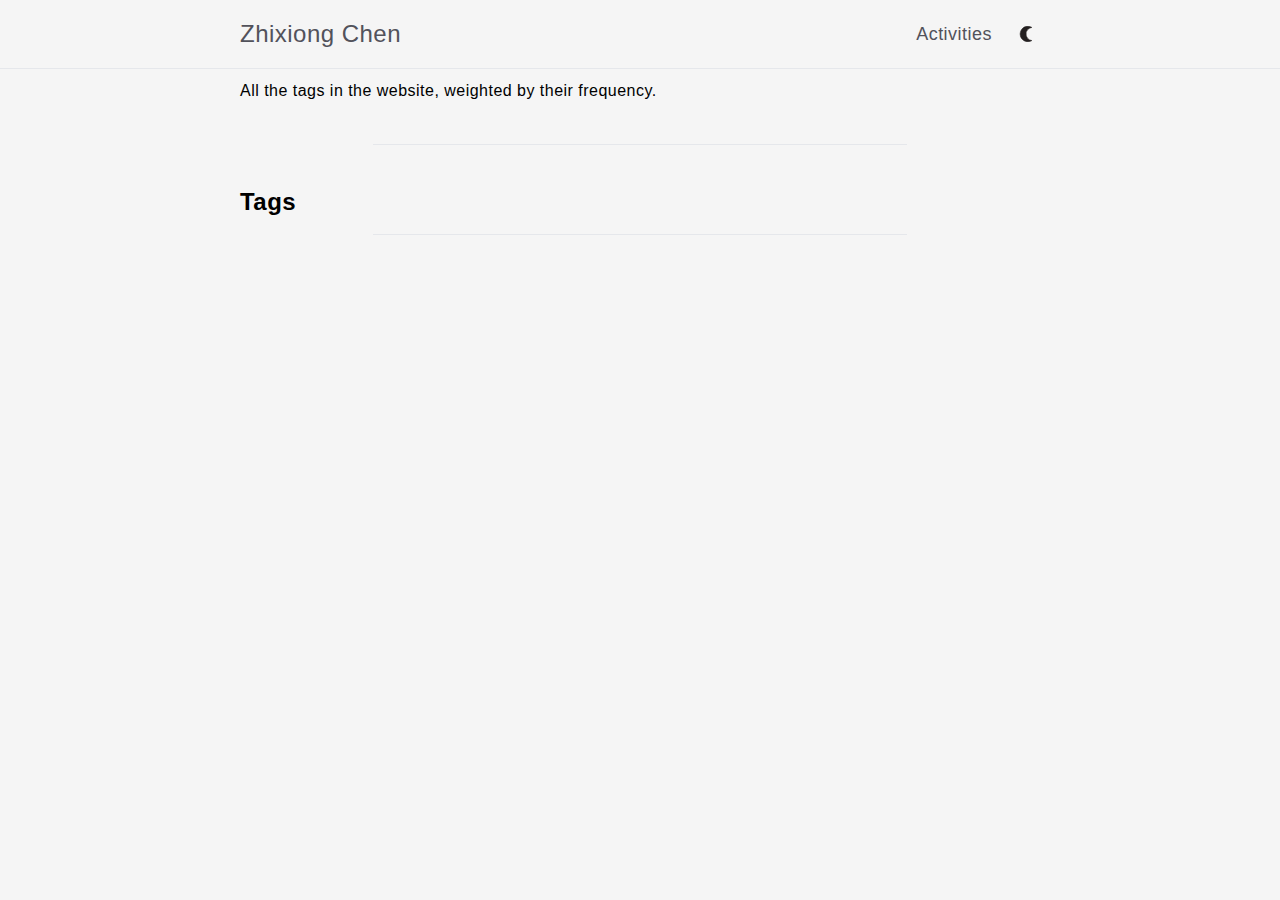
<file: tags/index.html>
<!DOCTYPE html>
<html lang="en-us">
  <head>
    <meta charset="utf-8">
<meta name="viewport" content="width=device-width,initial-scale=1.0,minimum-scale=1"><title>Tags - Zhixiong Chen</title>
<meta property="og:title" content="Tags - Zhixiong Chen">
<meta property="og:type" content="website">


<meta property="og:image" content="img/ZhixiongChen.jpg">

<meta property="og:url" content="https://zhixiongchen.github.io/tags/">

<meta property="og:description" content="A list of all the tags in the site. They are arranged in a word cloud">
<meta name="Description" property="description" content="A list of all the tags in the site. They are arranged in a word cloud">






<link rel="stylesheet" href="https://zhixiongchen.github.io/css/style.min.css">

<link rel="apple-touch-icon" sizes="180x180" href="/apple-touch-icon.png">
<link rel="icon" type="image/svg+xml" href="/favicon.svg">
<link rel="icon" type="image/png" sizes="32x32" href="/favicon-32x32.png">
<link rel="icon" type="image/png" sizes="16x16" href="/favicon-16x16.png">
<link rel="manifest" href="/site.webmanifest">
<link href="https://zhixiongchen.github.io/index.xml" type="application/atom+xml" rel="alternate" title="Sitewide Atom feed" />
<meta name="theme-color" content="#ffffff">


<script>function updateMode(){localStorage.theme==="dark"||!("theme"in localStorage)&&window.matchMedia("(prefers-color-scheme: dark)").matches?document.documentElement.classList.add("dark"):document.documentElement.classList.remove("dark")}function toggleMode(){localStorage.theme==="dark"?localStorage.theme="light":localStorage.theme="dark",updateMode()}window.onload=updateMode();function toggleMenu(){let e=document.getElementById("navbar-default");e.classList.contains("hidden")?e.classList.remove("hidden"):e.classList.add("hidden")}</script>



  </head>
  <body>
    <header class="md:px-0 px-2 border-b">
        <nav >
  <div class="container flex flex-wrap justify-between items-center mx-auto">
    <div class="nav-main my-2.5">
      <a href="https://zhixiongchen.github.io/" class="nav-title py-2.5 text-2xl
               text-zinc-600 dark:text-zinc-300 hover:border-b-0">Zhixiong Chen</a>
    </div>
    <button type="button"
            onclick="toggleMenu()"
            class="inline-flex items-center p-2 ml-3
                  text-sm text-gray-500
                  rounded-lg md:hidden hover:bg-gray-100
                  focus:outline-none focus:ring-2
                  focus:ring-gray-200 dark:text-gray-400
                  dark:hover:bg-gray-700 dark:focus:ring-gray-600"
            aria-controls="navbar-default"
            aria-expanded="false">
        <span class="sr-only">Open main menu</span>
        <svg class="w-6 h-6" aria-hidden="true" fill="currentColor"
             viewBox="0 0 20 20" xmlns="http://www.w3.org/2000/svg">
          <path fill-rule="evenodd" d="M3 5a1 1 0 011-1h12a1 1 0 110 2H4a1 1
                           0 01-1-1zM3 10a1 1 0 011-1h12a1 1 0 110 2H4a1 1 0
                           01-1-1zM3 15a1 1 0 011-1h12a1 1 0 110 2H4a1 1 0
                           01-1-1z" clip-rule="evenodd"></path>
        </svg>
    </button>
    <div class="hidden w-full md:block md:w-auto" id="navbar-default">
      <ul class="grid md:grid-flow-col items-center justify-between text-lg
                 my-2.5 grid-cols-1 pl-0 text-center">
        
        <li class="p-2.5 md:first:pl-0 md:border-none border-b dark:border-zinc-500 list-none">
          <a class="text-zinc-600 dark:text-zinc-300
                    hover:border-b-0" href="/activities/">Activities</a>
        </li>
        
        <li class="h-7 pl-2.5 pr-0 list-none">
          <button type="button" onclick="toggleMode()" class="h-full"  aria-label="Toggle between dark and light mode">
            <img class="h-7 w-7 max-h-full mb-1.5 p-1.5 hidden dark:inline"
                 id="ligh-mode-button-img"
                 alt="A sun icon for switching to light mode"
                 src="https://zhixiongchen.github.io/img/light_mode.svg">
            <img class="h-7 w-7 max-h-full mb-1.5 p-1.5 inline dark:hidden"
                 id="dark-mode-button-img"
                 alt="A moon icon for switching to dark mode"
                 src="https://zhixiongchen.github.io/img/dark_mode.svg">
          </button>
        </li>
      </ul>
    </div>
  </div>
</nav>


    </header>
    <main class="content h-card container mt-2 m-auto
                 leading-loose md:px-0 px-2 z-0"
          role="main">
    
    <p>All the tags in the website, weighted by their frequency.</p>
  <hr>
  <div>
    <h2>Tags</h2>
    
  </div>

    </main>
    <footer class="footer container h-10 text-center mt-1">
<hr class="my-4">
  <ul class="pl-0 mt-1">
    
    
    
  </ul>
</footer>



  </body>
</html>
</file>
